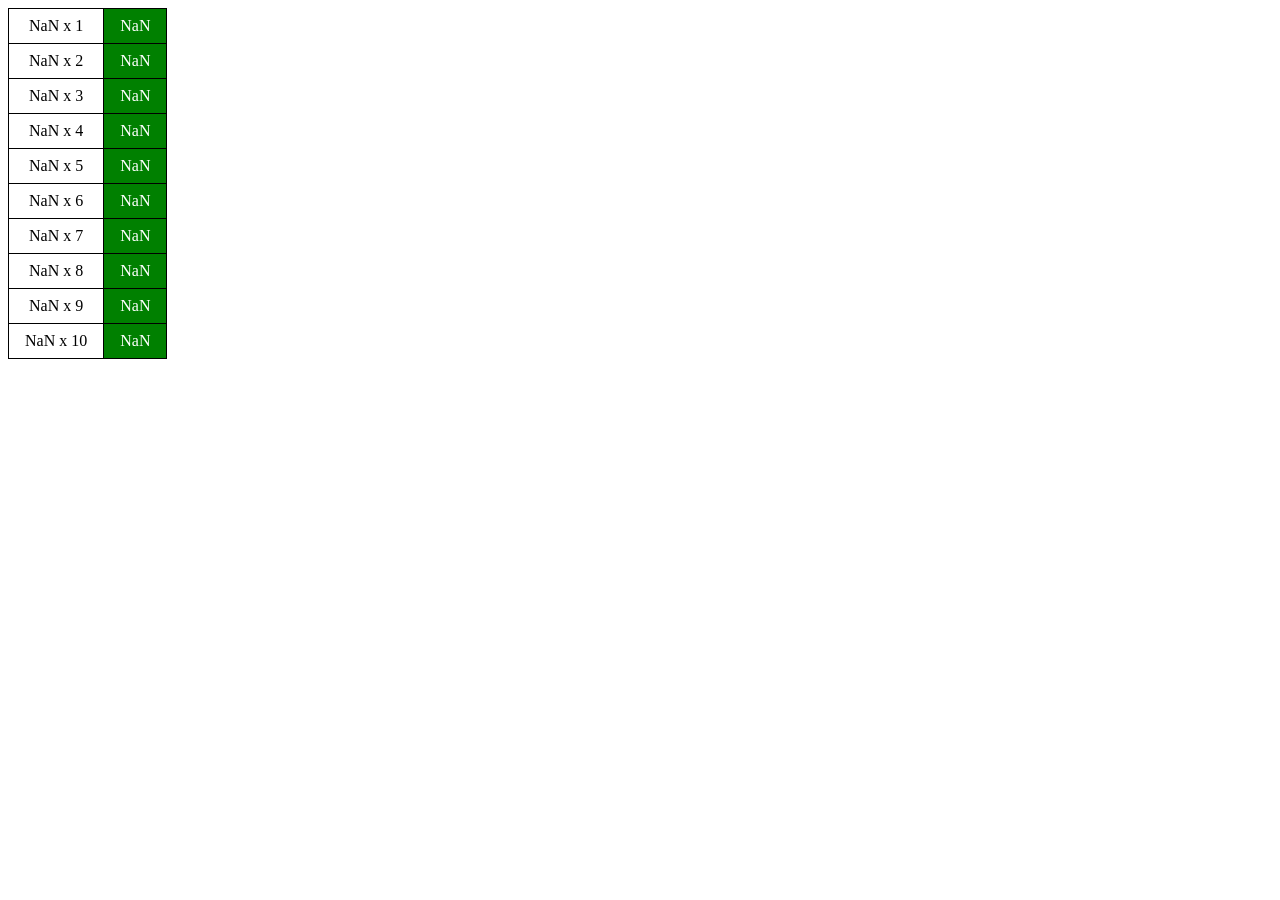
<file: VsCode/EntornoCliente/practicaExamen/index.html>
<!doctype html>
<html lang="es">
  <head>
    <meta charset="UTF-8" />
    <meta name="viewport" content="width=device-width, initial-scale=1.0" />
    <title>practicaExamen</title>
    <style>
      table, td, th {
        border: 1px solid black;
        border-collapse: collapse;
        padding: 8px 16px;
        text-align: center;
      }
    </style>
    <script src="Ejercicios.js"></script>
  </head>
  <body>
    <table id="tablaMultiplicar"></table>
    <script>
      generarTablaMultiplicar();
    </script>
  </body>
</html>
</file>
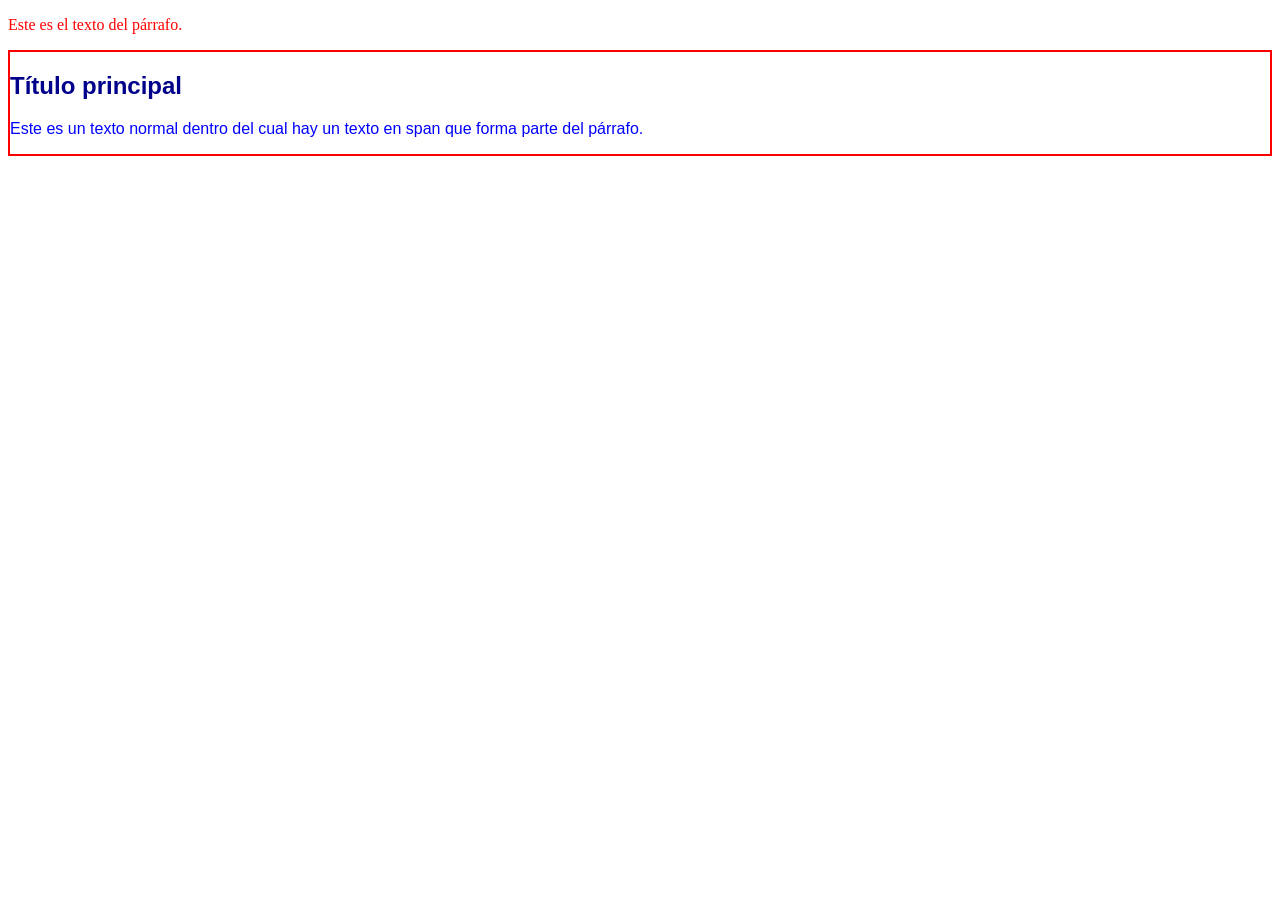
<file: VsCode/Diseño Interfaces/actividad_02_03.html>
<!DOCTYPE html>
<html lang="es">
<head>
   <link rel= "stylesheet" href="style.css">
    <meta charset="UTF-8">
    <meta name="viewport" content="width=device-width, initial-scale=1.0">
    <title>Actividad 02_03</title>
</head>
<body>
<p id="parrafo1" class="texto">Este es el texto del párrafo.</p> 
<!-- Color prioritario ROJO, ya que el selector mas prioritario es la id,
  ganando a la clase y a la etiqueta-->

  <div class="contenedor">
        <h2>Título principal</h2>
        <p>Este es un texto normal dentro del cual hay un <span>texto en span</span> que forma parte del párrafo.</p>
    </div>
</body>
</html>
</file>
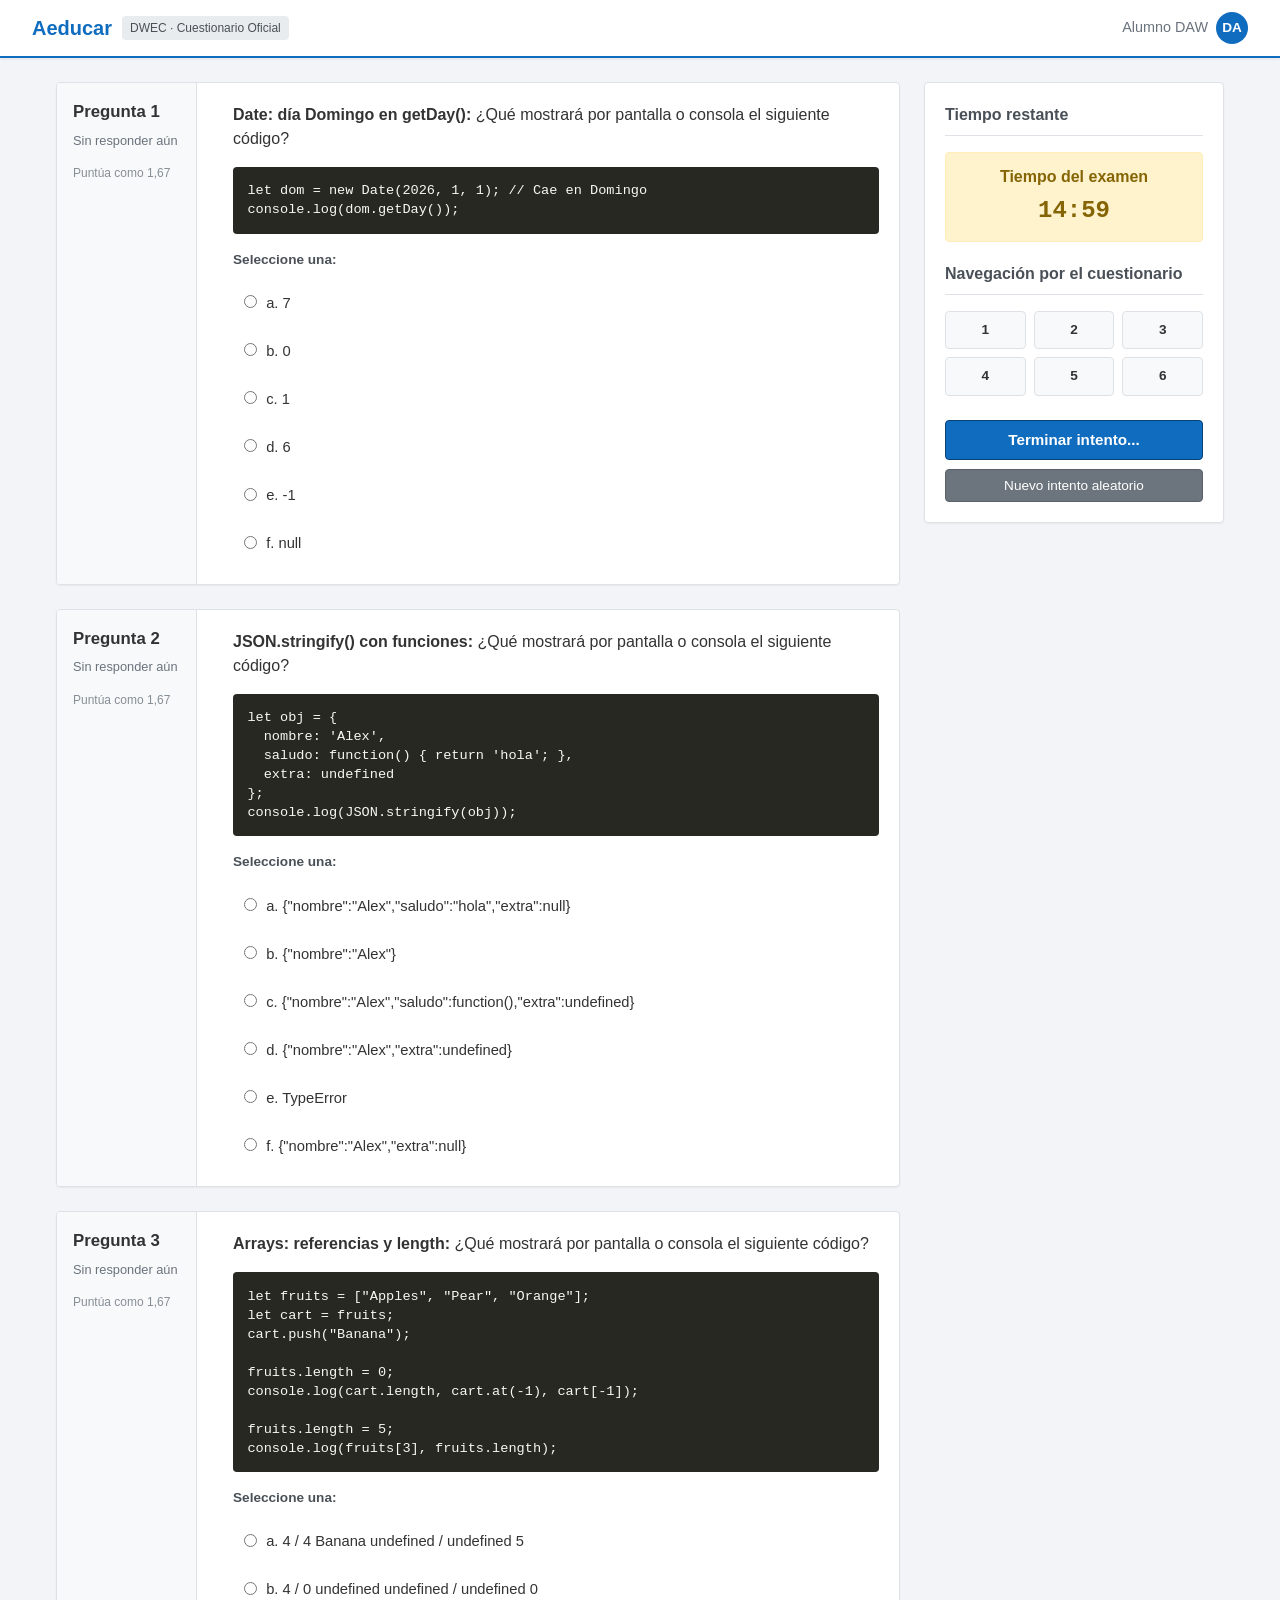
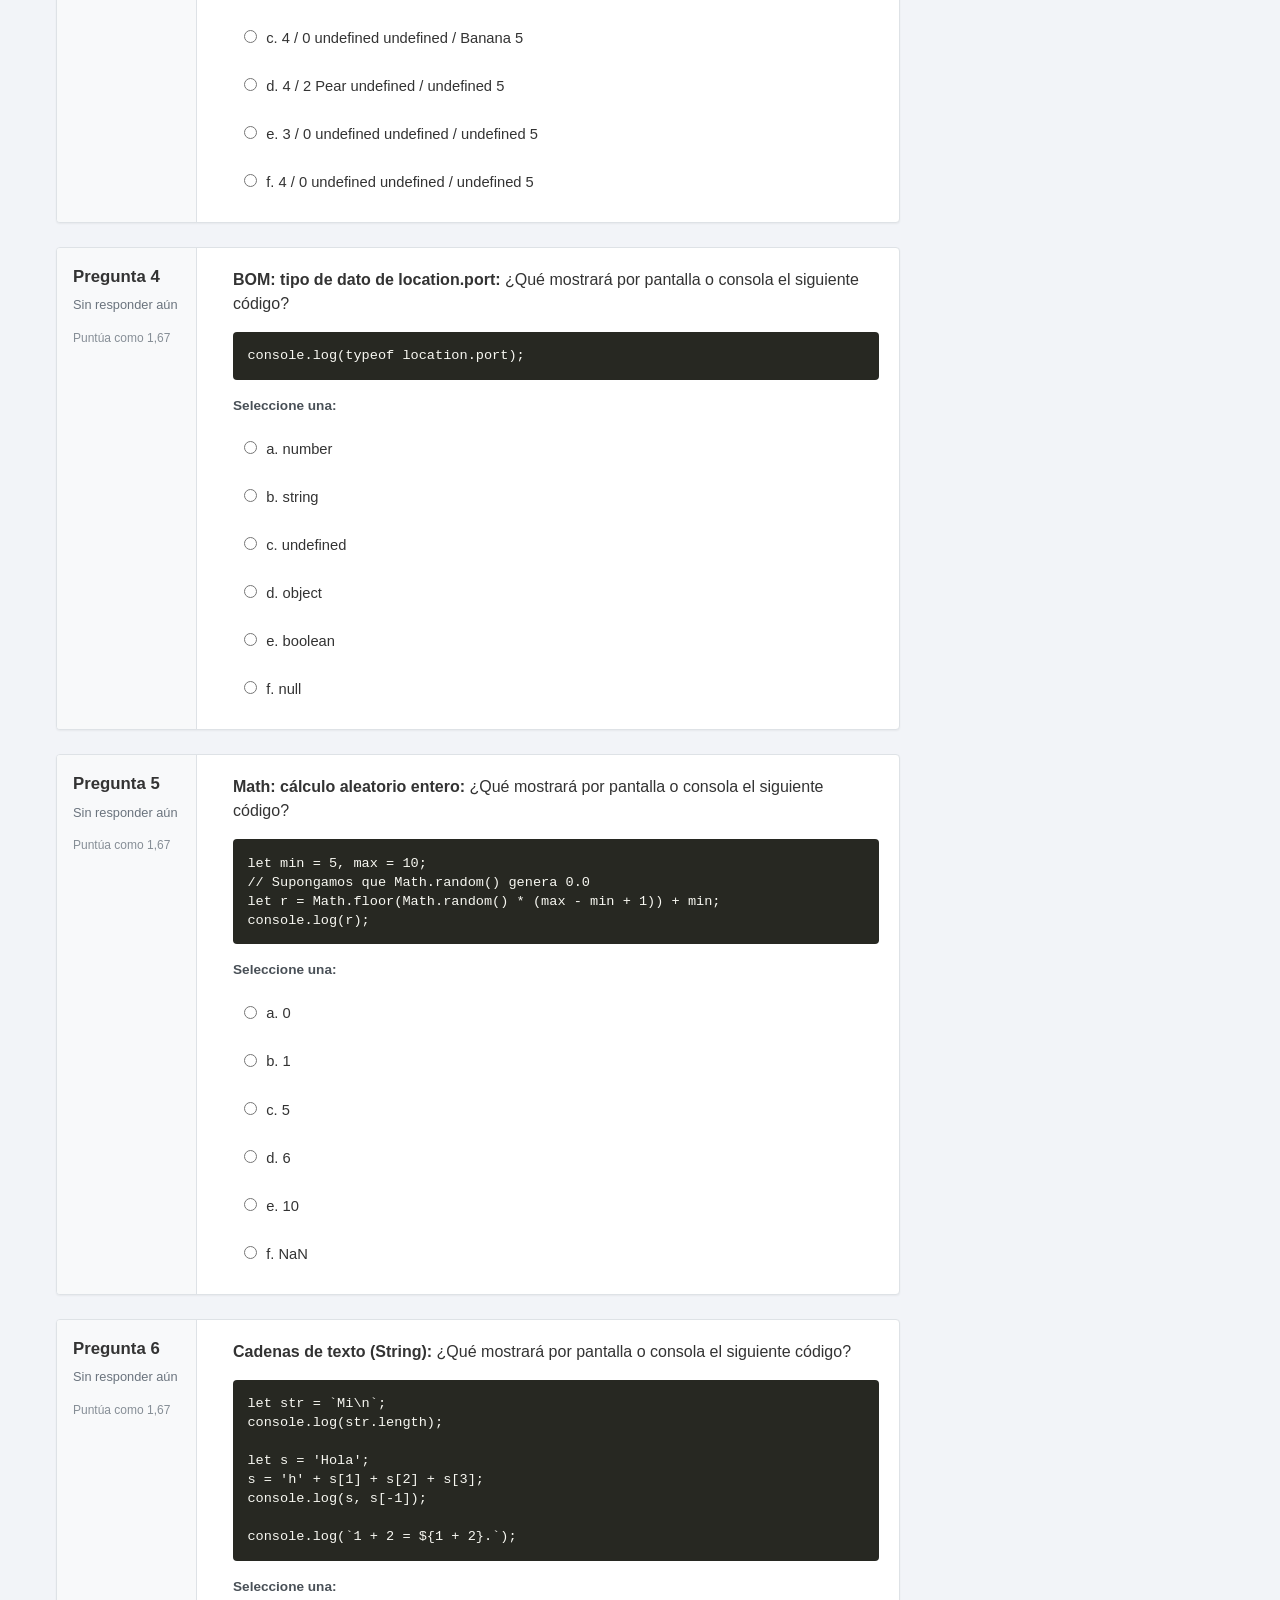
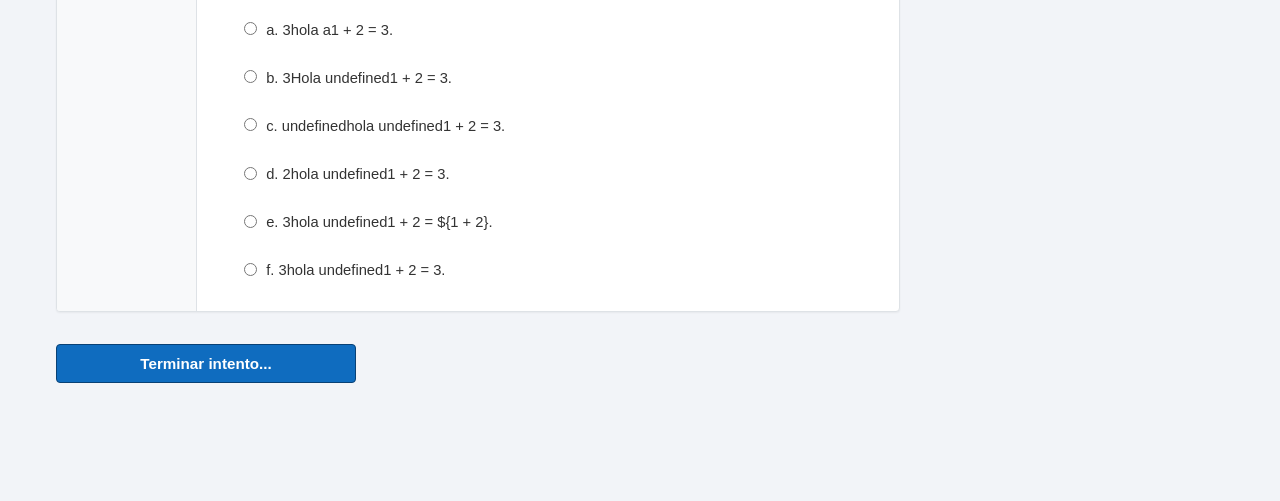
<file: VsCode/EntornoCliente/practicaExamen/test.html>
<!DOCTYPE html>
<html lang="es">
<head>
  <meta charset="UTF-8">
  <meta name="viewport" content="width=device-width, initial-scale=1.0">
  <title>Cuestionario: Examen DWEC Tema 3 - Aeducar</title>
  <style>
    :root {
      --moodle-blue: #0f6cbf;
      --moodle-dark-blue: #094175;
      --moodle-bg: #f2f4f8;
      --card-bg: #ffffff;
      --border-color: #dee2e6;
      --text-main: #333333;
      --text-muted: #6a737d;
      --q-info-bg: #e7f3fe;
      --q-info-border: #b8daff;
      --correct-bg: #d4edda;
      --correct-border: #c3e6cb;
      --correct-text: #155724;
      --error-bg: #f8d7da;
      --error-border: #f5c6cb;
      --error-text: #721c24;
    }
    * {
      box-sizing: border-box;
      margin: 0;
      padding: 0;
    }
    body {
      font-family: -apple-system, BlinkMacSystemFont, "Segoe UI", Roboto, "Helvetica Neue", Arial, sans-serif;
      background-color: var(--moodle-bg);
      color: var(--text-main);
      line-height: 1.5;
    }

    /* BARRA SUPERIOR AEDUCAR / MOODLE */
    .navbar-aeducar {
      background-color: #ffffff;
      border-bottom: 2px solid var(--moodle-blue);
      padding: 0.75rem 2rem;
      display: flex;
      justify-content: space-between;
      align-items: center;
      box-shadow: 0 1px 3px rgba(0,0,0,0.08);
    }
    .brand-title {
      display: flex;
      align-items: center;
      gap: 10px;
      font-size: 1.25rem;
      font-weight: 700;
      color: var(--moodle-blue);
    }
    .brand-badge {
      background: #e9ecef;
      color: #495057;
      font-size: 0.75rem;
      padding: 0.2rem 0.5rem;
      border-radius: 4px;
      font-weight: normal;
    }
    .user-pill {
      font-size: 0.9rem;
      color: var(--text-muted);
      display: flex;
      align-items: center;
      gap: 8px;
    }
    .avatar {
      width: 32px;
      height: 32px;
      border-radius: 50%;
      background: var(--moodle-blue);
      color: #fff;
      display: inline-flex;
      align-items: center;
      justify-content: center;
      font-weight: bold;
      font-size: 0.85rem;
    }

    /* CONTENEDOR PRINCIPAL CON SIDEBAR (LAYOUT MOODLE) */
    .page-layout {
      max-width: 1200px;
      margin: 1.5rem auto;
      padding: 0 1rem;
      display: grid;
      grid-template-columns: 1fr 300px;
      gap: 1.5rem;
    }

    @media (max-width: 900px) {
      .page-layout {
        grid-template-columns: 1fr;
      }
    }

    /* PREGUNTAS ESTILO MOODLE / AEDUCAR */
    .question-block {
      display: grid;
      grid-template-columns: 140px 1fr;
      gap: 1rem;
      background: var(--card-bg);
      border: 1px solid var(--border-color);
      border-radius: 4px;
      margin-bottom: 1.5rem;
      box-shadow: 0 1px 2px rgba(0,0,0,0.05);
      overflow: hidden;
    }

    @media (max-width: 600px) {
      .question-block {
        grid-template-columns: 1fr;
      }
    }

    /* PANEL LATERAL DE LA PREGUNTA (Info box Moodle) */
    .info-column {
      background: #f8f9fa;
      border-right: 1px solid var(--border-color);
      padding: 1rem;
      font-size: 0.85rem;
      color: var(--text-muted);
      display: flex;
      flex-direction: column;
      gap: 0.4rem;
    }
    .info-column .qno {
      font-size: 1.05rem;
      font-weight: 700;
      color: var(--text-main);
    }
    .info-column .state {
      font-size: 0.8rem;
    }

    /* CUERPO DE LA PREGUNTA */
    .content-column {
      padding: 1.25rem;
    }
    .qtext {
      font-size: 1rem;
      margin-bottom: 1rem;
      font-weight: 500;
    }
    pre.code-snippet {
      background: #272822;
      color: #f8f8f2;
      padding: 0.9rem;
      border-radius: 4px;
      font-family: "SFMono-Regular", Consolas, "Liberation Mono", Menlo, monospace;
      font-size: 0.85rem;
      overflow-x: auto;
      margin-bottom: 1rem;
      line-height: 1.4;
    }

    /* OPCIONES DE RESPUESTA ESTILO MOODLE */
    .answer-list {
      display: flex;
      flex-direction: column;
      gap: 0.5rem;
      margin-top: 0.8rem;
    }
    .answer-row {
      display: flex;
      align-items: flex-start;
      gap: 0.6rem;
      padding: 0.5rem 0.6rem;
      border-radius: 4px;
      font-size: 0.92rem;
      cursor: pointer;
      border: 1px solid transparent;
    }
    .answer-row:hover {
      background-color: #f1f3f5;
    }
    .answer-row input[type="radio"] {
      margin-top: 0.2rem;
      cursor: pointer;
    }

    /* SIDEBAR NAVEGACIÓN DEL CUESTIONARIO (AEDUCAR) */
    .sidebar-card {
      background: var(--card-bg);
      border: 1px solid var(--border-color);
      border-radius: 4px;
      padding: 1.25rem;
      box-shadow: 0 1px 2px rgba(0,0,0,0.05);
      position: sticky;
      top: 1rem;
    }
    .sidebar-title {
      font-size: 1rem;
      font-weight: 700;
      margin-bottom: 1rem;
      color: #495057;
      border-bottom: 1px solid var(--border-color);
      padding-bottom: 0.5rem;
    }

    /* CRONÓMETRO ESTILO MOODLE */
    .moodle-timer {
      background: #fff3cd;
      border: 1px solid #ffeeba;
      color: #856404;
      padding: 0.75rem;
      border-radius: 4px;
      text-align: center;
      margin-bottom: 1.25rem;
      font-weight: bold;
    }
    .timer-digits {
      font-size: 1.5rem;
      font-family: monospace;
      display: block;
      margin-top: 0.25rem;
    }
    .timer-alert {
      background: #f8d7da !important;
      border-color: #f5c6cb !important;
      color: #721c24 !important;
      animation: blinker 1s linear infinite;
    }
    @keyframes blinker {
      50% { opacity: 0.5; }
    }

    /* CUADRÍCULA DE NAVEGACIÓN 1..6 */
    .nav-grid {
      display: grid;
      grid-template-columns: repeat(3, 1fr);
      gap: 0.5rem;
      margin-bottom: 1.5rem;
    }
    .nav-cell {
      border: 1px solid var(--border-color);
      padding: 0.5rem;
      text-align: center;
      border-radius: 4px;
      font-size: 0.85rem;
      background: #f8f9fa;
      cursor: pointer;
      text-decoration: none;
      color: var(--text-main);
      font-weight: 600;
    }
    .nav-cell.answered {
      background: #6c757d;
      color: #fff;
      border-color: #6c757d;
    }
    .nav-cell.active {
      outline: 2px solid var(--moodle-blue);
    }

    /* BOTONES AEDUCAR */
    .btn-moodle-primary {
      display: block;
      width: 100%;
      background-color: var(--moodle-blue);
      color: #ffffff;
      border: 1px solid var(--moodle-dark-blue);
      padding: 0.65rem 1rem;
      font-size: 0.95rem;
      font-weight: 600;
      border-radius: 4px;
      cursor: pointer;
      text-align: center;
      transition: background-color 0.15s;
    }
    .btn-moodle-primary:hover {
      background-color: var(--moodle-dark-blue);
    }
    .btn-moodle-secondary {
      display: block;
      width: 100%;
      background-color: #6c757d;
      color: #ffffff;
      border: 1px solid #5a6268;
      padding: 0.5rem 1rem;
      font-size: 0.85rem;
      font-weight: 500;
      border-radius: 4px;
      cursor: pointer;
      text-align: center;
      margin-top: 0.6rem;
    }
    .btn-moodle-secondary:hover {
      background-color: #5a6268;
    }

    /* FEEDBACK Y REVISIÓN MOODLE */
    .feedback-panel {
      margin-top: 1rem;
      padding: 0.75rem 1rem;
      border-radius: 4px;
      font-size: 0.9rem;
    }
    .feedback-panel.correct {
      background-color: var(--correct-bg);
      border: 1px solid var(--correct-border);
      color: var(--correct-text);
    }
    .feedback-panel.incorrect {
      background-color: var(--error-bg);
      border: 1px solid var(--error-border);
      color: var(--error-text);
    }

    .grade-summary {
      background: #ffffff;
      border: 1px solid var(--border-color);
      border-radius: 4px;
      padding: 1.5rem;
      margin-bottom: 1.5rem;
      text-align: center;
      display: none;
    }
    .grade-title {
      font-size: 1.25rem;
      font-weight: bold;
      color: var(--moodle-blue);
    }
    .grade-score {
      font-size: 2.2rem;
      font-weight: 800;
      margin: 0.5rem 0;
      color: #212529;
    }
  </style>
</head>
<body>

  <!-- HEADER AEDUCAR -->
  <nav class="navbar-aeducar">
    <div class="brand-title">
      <span>Aeducar</span>
      <span class="brand-badge">DWEC · Cuestionario Oficial</span>
    </div>
    <div class="user-pill">
      <span>Alumno DAW</span>
      <div class="avatar">DA</div>
    </div>
  </nav>

  <!-- CONTENIDO ESTILO CUESTIONARIO MOODLE -->
  <div class="page-layout">
    
    <!-- COLUMNA PRINCIPAL DE PREGUNTAS -->
    <main>
      <div id="grade-summary" class="grade-summary">
        <div class="grade-title">Resumen de tu intento</div>
        <div id="grade-score" class="grade-score">0,00 / 10,00</div>
        <p id="grade-feedback" style="font-weight: 500;"></p>
      </div>

      <div id="quiz-questions"></div>

      <div style="margin: 2rem 0 4rem;">
        <button id="btn-submit" class="btn-moodle-primary" style="max-width: 300px;" onclick="corregirTest()">Terminar intento...</button>
      </div>
    </main>

    <!-- SIDEBAR: CRONÓMETRO + NAVEGACIÓN POR EL CUESTIONARIO -->
    <aside>
      <div class="sidebar-card">
        <div class="sidebar-title">Tiempo restante</div>
        <div id="timer-box" class="moodle-timer">
          <span>Tiempo del examen</span>
          <span id="countdown" class="timer-digits">15:00</span>
        </div>

        <div class="sidebar-title">Navegación por el cuestionario</div>
        <div class="nav-grid" id="nav-grid">
          <!-- Celdas 1..6 generadas por JS -->
        </div>

        <button class="btn-moodle-primary" onclick="corregirTest()">Terminar intento...</button>
        <button class="btn-moodle-secondary" onclick="iniciarNuevoTest()">Nuevo intento aleatorio</button>
      </div>
    </aside>

  </div>

  <script>
    // BANCO EXTENSO DE 31 PREGUNTAS (Originales del alumno + tipo test compañeros + ampliaciones)
    const bancoPreguntas = [
      {
        origen: "test_resuelto_cliente.txt",
        titulo: "Cadenas de texto (String)",
        codigo: `let str = \`Mi\\n\`;\nconsole.log(str.length);\n\nlet s = 'Hola';\ns = 'h' + s[1] + s[2] + s[3];\nconsole.log(s, s[-1]);\n\nconsole.log(\`1 + 2 = \${1 + 2}.\`);`,
        opciones: [
          "a. 3hola a1 + 2 = 3.",
          "b. 3Hola undefined1 + 2 = 3.",
          "c. undefinedhola undefined1 + 2 = 3.",
          "d. 2hola undefined1 + 2 = 3.",
          "e. 3hola undefined1 + 2 = ${1 + 2}.",
          "f. 3hola undefined1 + 2 = 3."
        ],
        correcta: 5,
        explicacion: "'\\n' cuenta como un único carácter (longitud 3). Los índices negativos en string (s[-1]) devuelven undefined. ${1 + 2} evalúa la expresión dentro de la plantilla literal."
      },
      {
        origen: "test_resuelto_cliente.txt",
        titulo: "Arrays: sort() y map()",
        codigo: `let a = [1, 2, 15];\n\na.sort();\nalert(a);\n\na.sort((x, y) => y - x);\nalert(a);\n\nalert(["Bilbo", "Gandalf", "Nazgul"].map(item => item.length));`,
        opciones: [
          "a. Alert 1: 1,2,15 / Alert 2: 15,2,1 / Alert 3: 5,7,6",
          "b. Alert 1: 1,15,2 / Alert 2: 15,2,1 / Alert 3: 5,6,7",
          "c. Alert 1: 1,15,2 / Alert 2: 15,2,1 / Alert 3: Bilbo,Gandalf,Nazgul",
          "d. Alert 1: 1,15,2 / Alert 2: 1,2,15 / Alert 3: 5,7,6",
          "e. Alert 1: 1,15,2 / Alert 2: 15,2,1 / Alert 3: 5,7,6",
          "f. Alert 1: 1,15,2 / Alert 2: 1,15,2 / Alert 3: 5,7,6"
        ],
        correcta: 4,
        explicacion: "sort() sin parámetros compara como cadenas de texto ('15' antes que '2'). (x,y)=>y-x ordena de mayor a menor. map devuelve las longitudes en el orden original (5, 7, 6)."
      },
      {
        origen: "test_resuelto_cliente.txt",
        titulo: "Métodos Math y conversión de tipos",
        codigo: `let n = -1.6;\nconsole.log(Math.floor(n), Math.ceil(n), Math.round(n), Math.trunc(n));\n\nlet price = 12.34;\nconsole.log(price.toFixed(5), typeof price.toFixed(5), typeof +price.toFixed(5));`,
        opciones: [
          "a. -2 -1 -2 -1 / 12.34000 string number",
          "b. -1 -2 -2 -1 / 12.34000 string number",
          "c. -2 -1 -2 -1 / 12.34000 number number",
          "d. -2 -1 -1 -1 / 12.34000 string number",
          "e. -2 -1 -2 -1 / 12.34 string number",
          "f. -2 -1 -2 -1 / 12.34000 string string"
        ],
        correcta: 0,
        explicacion: "Math.floor(-1.6) es -2. Math.ceil(-1.6) redondea hacia arriba (-1). toFixed(5) devuelve un string, y el '+' unario lo convierte de nuevo a number."
      },
      {
        origen: "test_resuelto_cliente.txt",
        titulo: "Arrays: referencias y length",
        codigo: `let fruits = [\"Apples\", \"Pear\", \"Orange\"];\nlet cart = fruits;\ncart.push(\"Banana\");\n\nfruits.length = 0;\nconsole.log(cart.length, cart.at(-1), cart[-1]);\n\nfruits.length = 5;\nconsole.log(fruits[3], fruits.length);`,
        opciones: [
          "a. 4 / 4 Banana undefined / undefined 5",
          "b. 4 / 0 undefined undefined / undefined 0",
          "c. 4 / 0 undefined undefined / Banana 5",
          "d. 4 / 2 Pear undefined / undefined 5",
          "e. 3 / 0 undefined undefined / undefined 5",
          "f. 4 / 0 undefined undefined / undefined 5"
        ],
        correcta: 5,
        explicacion: "cart y fruits apuntan al mismo array. length = 0 vacía todo el array. Al poner length = 5 las posiciones intermedias quedan vacías (undefined)."
      },
      {
        origen: "test_resuelto_cliente.txt",
        titulo: "Estructuras Map",
        codigo: `const mapa = new Map();\nmapa.set(\"nombre\", \"Ana\");\nmapa.set(\"edad\", 25);\nmapa.set(\"nombre\", \"Luis\");\n\nconsole.log(mapa.size);\nconsole.log(mapa.get(\"nombre\"));\nconsole.log(mapa.get(\"pais\"));`,
        opciones: [
          "a. 2 / Luis / Error: la clave no existe",
          "b. 3 / Ana / undefined",
          "c. 2 / Ana / undefined",
          "d. 2 / Luis / undefined",
          "e. 3 / Luis / undefined",
          "f. 2 / Luis / null"
        ],
        correcta: 3,
        explicacion: "Repetir una clave con set() actualiza el valor ('Luis') sin aumentar size (es 2). get() devuelve undefined si la clave no existe."
      },
      {
        origen: "test_resuelto_cliente.txt",
        titulo: "Números y sistemas numéricos",
        codigo: `console.log(0b101, 1_000);\nconsole.log((255).toString(16));\nconsole.log(parseInt('2n9c', 36), parseInt('0xff', 16));`,
        opciones: [
          "a. 101 1_000 / ff / 123456 255",
          "b. 5 1000 / ff / 123456 255",
          "c. 5 1000 / ff / 2 255",
          "d. 5 1000 / ff / 123456 undefined",
          "e. 5 1000 / ff / 123456 NaN",
          "f. 5 1000 / 11111111 / 123456"
        ],
        correcta: 1,
        explicacion: "0b101 es binario (5). (255).toString(16) es 'ff'. parseInt('2n9c', 36) interpreta base 36 (123456) y '0xff' en base 16 es 255."
      },
      {
        origen: "tipo_test_javascript_tema_3.md",
        titulo: "Bucle for...in en Arrays",
        codigo: `const numeros = [10, 20, 30];\nnumeros.extra = \"x\";\n\nfor (const i in numeros) {\n  console.log(i);\n}`,
        opciones: [
          "a. 10, 20, 30",
          "b. 0, 1, 2",
          "c. 0, 1, 2, extra",
          "d. 10, 20, 30, x",
          "e. Error",
          "f. undefined, undefined, undefined"
        ],
        correcta: 2,
        explicacion: "for...in recorre las claves/índices enumerables, incluidas las propiedades añadidas al array ('extra')."
      },
      {
        origen: "tipo_test_javascript_tema_3.md",
        titulo: "Number.MAX_SAFE_INTEGER",
        codigo: `let a = Number.MAX_SAFE_INTEGER + 1;\nlet b = Number.MAX_SAFE_INTEGER + 2;\n\nconsole.log(a === b);`,
        opciones: [
          "a. false",
          "b. NaN",
          "c. Error",
          "d. true",
          "e. undefined",
          "f. null"
        ],
        correcta: 3,
        explicacion: "Por encima de MAX_SAFE_INTEGER se pierde precisión y ambos valores acaban siendo 9007199254740992."
      },
      {
        origen: "tipo_test_javascript_tema_3.md",
        titulo: "Objeto Boolean con new",
        codigo: `let f = new Boolean(false);\n\nif (f) {\n  console.log(\"A\");\n} else {\n  console.log(\"B\");\n}`,
        opciones: [
          "a. false",
          "b. B",
          "c. Error",
          "d. No se muestra nada",
          "e. A",
          "f. undefined"
        ],
        correcta: 4,
        explicacion: "Un objeto Boolean creado con new es un objeto, y todo objeto es truthy en una condición."
      },
      {
        origen: "tipo_test_javascript_tema_3.md",
        titulo: "Comportamiento return en forEach",
        codigo: `[10, 20, 30].forEach(v => {\n  if (v === 20) return;\n  console.log(v);\n});`,
        opciones: [
          "a. 10",
          "b. 10, 30",
          "c. 10, 20",
          "d. 10, 20, 30",
          "e. Error",
          "f. 20"
        ],
        correcta: 1,
        explicacion: "En forEach, return solo sale de la iteración actual (como un continue); no detiene el bucle."
      },
      {
        origen: "tipo_test_javascript_tema_3.md",
        titulo: "Bucle for...of sobre objeto literal",
        codigo: `const persona = { nombre: \"Ana\", edad: 25 };\n\nfor (const valor of persona) {\n  console.log(valor);\n}`,
        opciones: [
          "a. TypeError: persona is not iterable",
          "b. Ana, 25",
          "c. nombre, edad",
          "d. undefined, undefined",
          "e. No muestra nada",
          "f. [nombre, 'Ana'], [edad, 25]"
        ],
        correcta: 0,
        explicacion: "for...of solo funciona con iterables (arrays, strings, Map, Set). Los objetos normales no lo son."
      },
      {
        origen: "Ampliación Tema 3",
        titulo: "Date: cambio de año automático",
        codigo: `let f = new Date(2025, 11, 31);\nf.setDate(f.getDate() + 1);\nconsole.log(f.getFullYear(), f.getMonth(), f.getDate());`,
        opciones: [
          "a. 2025 11 32",
          "b. 2026 0 1",
          "c. 2026 1 1",
          "d. NaN NaN NaN",
          "e. 2025 12 1",
          "f. 2026 12 1"
        ],
        correcta: 1,
        explicacion: "Al sumar 1 día a 31 de Diciembre (mes 11), Date ajusta automáticamente a 1 de Enero (mes 0) de 2026."
      },
      {
        origen: "Ampliación Tema 3",
        titulo: "Set: referencias vs primitivos",
        codigo: `let s = new Set();\ns.add([1]);\ns.add([1]);\ns.add(1);\ns.add(1);\nconsole.log(s.size);`,
        opciones: [
          "a. 2",
          "b. 1",
          "c. 3",
          "d. 4",
          "e. TypeError",
          "f. 0"
        ],
        correcta: 2,
        explicacion: "Los arrays son referencias distintas en memoria y se guardan ambos. El número 1 primitivo no se duplica. Total: 3."
      },
      {
        origen: "Ampliación Tema 3",
        titulo: "Web Storage: coerción a string",
        codigo: `sessionStorage.setItem('temp', 100);\nlet v = sessionStorage.getItem('temp');\nconsole.log(typeof v, v === 100, v === '100');`,
        opciones: [
          "a. number true false",
          "b. string false true",
          "c. string true false",
          "d. object false false",
          "e. undefined false false",
          "f. string true true"
        ],
        correcta: 1,
        explicacion: "Web Storage siempre guarda strings. typeof es 'string', por lo que v === 100 es false y v === '100' es true."
      },
      {
        origen: "Ampliación Tema 3",
        titulo: "String: slice vs substring",
        codigo: `let str = 'Murcielago';\nconsole.log(str.slice(4, 1));\nconsole.log(str.substring(4, 1));`,
        opciones: [
          "a. urc / urc",
          "b. '' / urc",
          "c. urc / ''",
          "d. undefined / urc",
          "e. '' / ''",
          "f. Error"
        ],
        correcta: 1,
        explicacion: "slice(4, 1) devuelve string vacío ''. substring(4, 1) intercambia los argumentos a (1, 4) y devuelve 'urc'."
      },
      {
        origen: "Ampliación Tema 3",
        titulo: "Array: método splice() mutador",
        codigo: `let letras = ['a', 'b', 'c', 'd'];\nlet cortadas = letras.splice(1, 2, 'z');\nconsole.log(letras.join(''), cortadas.join(''));`,
        opciones: [
          "a. azd bc",
          "b. abcd z",
          "c. azcd b",
          "d. ad bc",
          "e. azd b",
          "f. bc azd"
        ],
        correcta: 0,
        explicacion: "splice(1, 2, 'z') modifica el array original dejando ['a', 'z', 'd'] y devuelve lo extraído ['b', 'c']."
      },
      {
        origen: "Ampliación Tema 3",
        titulo: "JSON.stringify() con funciones",
        codigo: `let obj = {\n  nombre: 'Alex',\n  saludo: function() { return 'hola'; },\n  extra: undefined\n};\nconsole.log(JSON.stringify(obj));`,
        opciones: [
          "a. {\"nombre\":\"Alex\",\"saludo\":\"hola\",\"extra\":null}",
          "b. {\"nombre\":\"Alex\"}",
          "c. {\"nombre\":\"Alex\",\"saludo\":function(),\"extra\":undefined}",
          "d. {\"nombre\":\"Alex\",\"extra\":undefined}",
          "e. TypeError",
          "f. {\"nombre\":\"Alex\",\"extra\":null}"
        ],
        correcta: 1,
        explicacion: "JSON.stringify() ignora y descarta automáticamente las propiedades con funciones y con valor undefined."
      },
      {
        origen: "Ampliación Tema 3",
        titulo: "Math: cálculo aleatorio entero",
        codigo: `let min = 5, max = 10;\n// Supongamos que Math.random() genera 0.0\nlet r = Math.floor(Math.random() * (max - min + 1)) + min;\nconsole.log(r);`,
        opciones: [
          "a. 0",
          "b. 1",
          "c. 5",
          "d. 6",
          "e. 10",
          "f. NaN"
        ],
        correcta: 2,
        explicacion: "Math.floor(0 * 6) + 5 = 0 + 5 = 5 (el valor mínimo del rango)."
      },
      {
        origen: "Ampliación Tema 3",
        titulo: "BigInt y Number incompatibles",
        codigo: `let nBig = 10n;\nlet nNum = 5;\ntry {\n  console.log(nBig + nNum);\n} catch (e) {\n  console.log(e.name);\n}`,
        opciones: [
          "a. 15n",
          "b. 15",
          "c. TypeError",
          "d. RangeError",
          "e. SyntaxError",
          "f. '105'"
        ],
        correcta: 2,
        explicacion: "JavaScript no permite mezclar tipos BigInt y Number con operadores matemáticos; lanza TypeError."
      },
      {
        origen: "Ampliación Tema 3",
        titulo: "BOM: screen.availHeight",
        codigo: `console.log(screen.availHeight <= screen.height);`,
        opciones: [
          "a. true",
          "b. false",
          "c. undefined",
          "d. TypeError",
          "e. NaN",
          "f. null"
        ],
        correcta: 0,
        explicacion: "screen.availHeight descuenta la barra de tareas o dock del sistema, por lo que siempre es menor o igual a screen.height (true)."
      },
      {
        origen: "Ampliación Tema 3",
        titulo: "DOM: insertRow(-1)",
        codigo: `let t = document.createElement('table');\nlet f1 = t.insertRow(0);\nf1.id = 'F1';\nlet f2 = t.insertRow(-1);\nf2.id = 'F2';\nconsole.log(t.rows[0].id, t.rows[1].id);`,
        opciones: [
          "a. F2 F1",
          "b. F1 F2",
          "c. F1 undefined",
          "d. IndexSizeError",
          "e. F2 undefined",
          "f. null null"
        ],
        correcta: 1,
        explicacion: "insertRow(0) inserta al principio y insertRow(-1) inserta al final. Por tanto rows[0] es 'F1' y rows[1] es 'F2'."
      },
      {
        origen: "Ampliación Tema 3",
        titulo: "Date: día Domingo en getDay()",
        codigo: `let dom = new Date(2026, 1, 1); // Cae en Domingo\nconsole.log(dom.getDay());`,
        opciones: [
          "a. 7",
          "b. 0",
          "c. 1",
          "d. 6",
          "e. -1",
          "f. null"
        ],
        correcta: 1,
        explicacion: "getDay() devuelve valores de 0 a 6, donde 0 es Domingo."
      },
      {
        origen: "Ampliación Tema 3",
        titulo: "String: método trim()",
        codigo: `let cad = \" \\n  Hola DAW \\t \";\nconsole.log(cad.trim().length, cad.trim().split(' ').length);`,
        opciones: [
          "a. 8 2",
          "b. 8 3",
          "c. 10 2",
          "d. 7 2",
          "e. 8 1",
          "f. 9 2"
        ],
        correcta: 0,
        explicacion: "trim() retira espacios y caracteres de escape exteriores, dejando 'Hola DAW' (8 caracteres y 2 palabras)."
      },
      {
        origen: "Ampliación Tema 3",
        titulo: "Map: objetos como claves",
        codigo: `let m = new Map();\nlet k1 = {};\nlet k2 = {};\nm.set(k1, 'Valor1');\nm.set(k2, 'Valor2');\nconsole.log(m.get(k1), m.size);`,
        opciones: [
          "a. Valor2 1",
          "b. Valor1 2",
          "c. Valor1 1",
          "d. undefined 2",
          "e. TypeError",
          "f. Valor2 2"
        ],
        correcta: 1,
        explicacion: "Los objetos literales {} son referencias distintas; se tratan como claves separadas (size = 2) y k1 devuelve 'Valor1'."
      },
      {
        origen: "Ampliación Tema 3",
        titulo: "Array: filter() inmutable",
        codigo: `let nums = [1, 5, 10, 15];\nlet res = nums.filter(x => x > 7);\nconsole.log(nums.length, res.length);`,
        opciones: [
          "a. 2 2",
          "b. 4 2",
          "c. 4 4",
          "d. 2 4",
          "e. 4 0",
          "f. 0 2"
        ],
        correcta: 1,
        explicacion: "filter() no modifica el array original nums (longitud 4) y crea un nuevo array res con 2 elementos."
      },
      {
        origen: "Ampliación Tema 3",
        titulo: "Number.isNaN vs isNaN",
        codigo: `console.log(isNaN(\"Hola\"), Number.isNaN(\"Hola\"));`,
        opciones: [
          "a. true true",
          "b. false false",
          "c. true false",
          "d. false true",
          "e. TypeError false",
          "f. true undefined"
        ],
        correcta: 2,
        explicacion: "isNaN('Hola') convierte a Number dando NaN (true). Number.isNaN('Hola') es estricto y comprueba que sea de tipo number (false)."
      },
      {
        origen: "Ampliación Tema 3",
        titulo: "Array: includes() con NaN",
        codigo: `let arr = [1, NaN, 2];\nconsole.log(arr.indexOf(NaN), arr.includes(NaN));`,
        opciones: [
          "a. 1 true",
          "b. -1 false",
          "c. -1 true",
          "d. 1 false",
          "e. undefined true",
          "f. -1 -1"
        ],
        correcta: 2,
        explicacion: "indexOf busca con === (NaN === NaN da false, devuelve -1). includes() sí identifica el valor NaN (devuelve true)."
      },
      {
        origen: "Ampliación Tema 3",
        titulo: "Web Storage: getItem de clave inexistente",
        codigo: `localStorage.removeItem(\"inexistente\");\nconsole.log(localStorage.getItem(\"inexistente\"));`,
        opciones: [
          "a. undefined",
          "b. null",
          "c. Error",
          "d. ''",
          "e. false",
          "f. 0"
        ],
        correcta: 1,
        explicacion: "Pedir una clave que no existe en localStorage siempre devuelve null."
      },
      {
        origen: "Ampliación Tema 3",
        titulo: "BOM: tipo de dato de location.port",
        codigo: `console.log(typeof location.port);`,
        opciones: [
          "a. number",
          "b. string",
          "c. undefined",
          "d. object",
          "e. boolean",
          "f. null"
        ],
        correcta: 1,
        explicacion: "Todas las propiedades del objeto location que representan texto o números (como port) son de tipo string."
      },
      {
        origen: "Ampliación Tema 3",
        titulo: "Date: comparación con operadores relacionales",
        codigo: `let d1 = new Date(2026, 0, 1);\nlet d2 = new Date(2026, 0, 1);\nconsole.log(d1 == d2, d1 >= d2);`,
        opciones: [
          "a. true true",
          "b. false false",
          "c. false true",
          "d. true false",
          "e. TypeError true",
          "f. false undefined"
        ],
        correcta: 2,
        explicacion: "d1 == d2 compara referencias de objetos distintas (false). d1 >= d2 convierte internamente las fechas a milisegundos numéricos (true)."
      },
      {
        origen: "Ampliación Tema 3",
        titulo: "String: replaceAll y mayúsculas",
        codigo: `let t = \"Gato gato GATO\";\nconsole.log(t.replaceAll('gato', 'perro'));`,
        opciones: [
          "a. perro perro perro",
          "b. Gato perro GATO",
          "c. Gato perro perro",
          "d. perro gato GATO",
          "e. SyntaxError",
          "f. Gato gato GATO"
        ],
        correcta: 1,
        explicacion: "replaceAll con texto plano es sensible a mayúsculas/minúsculas. Solo reemplaza la palabra exacta 'gato' en minúsculas."
      }
    ];

    let preguntasActuales = [];
    let tiempoRestante = 15 * 60;
    let temporizadorInterval = null;
    let testFinalizado = false;

    function obtenerPreguntasAleatorias(cantidad = 6) {
      const copia = [...bancoPreguntas];
      for (let i = copia.length - 1; i > 0; i--) {
        const j = Math.floor(Math.random() * (i + 1));
        [copia[i], copia[j]] = [copia[j], copia[i]];
      }
      return copia.slice(0, cantidad);
    }

    function iniciarTemporizador() {
      if (temporizadorInterval) clearInterval(temporizadorInterval);
      tiempoRestante = 15 * 60;
      testFinalizado = false;
      actualizarRelojVisual();

      temporizadorInterval = setInterval(() => {
        if (tiempoRestante > 0) {
          tiempoRestante--;
          actualizarRelojVisual();
        } else {
          clearInterval(temporizadorInterval);
          alert("Tiempo agotado. El cuestionario se enviará y corregirá automáticamente.");
          corregirTest();
        }
      }, 1000);
    }

    function actualizarRelojVisual() {
      const min = Math.floor(tiempoRestante / 60);
      const seg = tiempoRestante % 60;
      const clockEl = document.getElementById("countdown");
      const boxEl = document.getElementById("timer-box");
      clockEl.innerText = `${min.toString().padStart(2, "0")}:${seg.toString().padStart(2, "0")}`;

      if (tiempoRestante <= 120) {
        boxEl.classList.add("timer-alert");
      } else {
        boxEl.classList.remove("timer-alert");
      }
    }

    function renderizarTest() {
      const quizContainer = document.getElementById("quiz-questions");
      const navGrid = document.getElementById("nav-grid");
      quizContainer.innerHTML = "";
      navGrid.innerHTML = "";
      document.getElementById("grade-summary").style.display = "none";
      window.scrollTo({ top: 0, behavior: 'smooth' });

      preguntasActuales.forEach((p, index) => {
        // Celdas de la barra lateral Moodle
        const navCell = document.createElement("a");
        navCell.href = `#q-${index}`;
        navCell.className = "nav-cell";
        navCell.id = `nav-cell-${index}`;
        navCell.innerText = index + 1;
        navGrid.appendChild(navCell);

        // Bloque de pregunta Moodle
        const qBlock = document.createElement("div");
        qBlock.className = "question-block";
        qBlock.id = `q-${index}`;

        let opcionesHTML = "";
        p.opciones.forEach((opt, optIndex) => {
          opcionesHTML += `
            <label class="answer-row">
              <input type="radio" name="pregunta_${index}" value="${optIndex}" onchange="marcarRespondida(${index})">
              <span>${opt}</span>
            </label>
          `;
        });

        qBlock.innerHTML = `
          <div class="info-column">
            <span class="qno">Pregunta ${index + 1}</span>
            <span class="state" id="state-${index}">Sin responder aún</span>
            <span style="font-size:0.75rem; color:#868e96; margin-top:0.5rem;">Puntúa como 1,67</span>
          </div>
          <div class="content-column">
            <div class="qtext">
              <strong>${p.titulo}:</strong> ¿Qué mostrará por pantalla o consola el siguiente código?
            </div>
            <pre class="code-snippet"><code>${p.codigo}</code></pre>
            <div style="font-size:0.85rem; color:#495057; margin-bottom:0.4rem; font-weight:600;">Seleccione una:</div>
            <div class="answer-list">
              ${opcionesHTML}
            </div>
            <div id="feedback-${index}"></div>
          </div>
        `;
        quizContainer.appendChild(qBlock);
      });
    }

    function marcarRespondida(index) {
      const stateEl = document.getElementById(`state-${index}`);
      const navCell = document.getElementById(`nav-cell-${index}`);
      if (stateEl) stateEl.innerText = "Respuesta guardada";
      if (navCell) navCell.classList.add("answered");
    }

    function corregirTest() {
      if (testFinalizado) return;
      testFinalizado = true;
      clearInterval(temporizadorInterval);

      let aciertos = 0;

      preguntasActuales.forEach((p, index) => {
        const seleccion = document.querySelector(`input[name="pregunta_${index}"]:checked`);
        const userChoice = seleccion ? parseInt(seleccion.value) : -1;
        const esCorrecta = userChoice === p.correcta;

        if (esCorrecta) aciertos++;

        const fbContainer = document.getElementById(`feedback-${index}`);
        const stateEl = document.getElementById(`state-${index}`);
        const navCell = document.getElementById(`nav-cell-${index}`);

        const letraUsuario = userChoice >= 0 ? ["a","b","c","d","e","f"][userChoice] : "ninguna";
        const letraCorrecta = ["a","b","c","d","e","f"][p.correcta];

        if (stateEl) {
          stateEl.innerHTML = esCorrecta 
            ? `<strong style="color:var(--correct-text)">Correcta</strong>` 
            : `<strong style="color:var(--error-text)">Incorrecta</strong>`;
        }

        if (fbContainer) {
          fbContainer.innerHTML = `
            <div class="feedback-panel ${esCorrecta ? 'correct' : 'incorrect'}">
              <p><strong>${esCorrecta ? '✔ Correcta' : '✖ Incorrecta'}.</strong> La respuesta correcta es la <strong>${letraCorrecta}</strong>.</p>
              <p style="margin-top:0.4rem; font-size:0.85rem;"><strong>Retroalimentación:</strong> ${p.explicacion}</p>
            </div>
          `;
        }
      });

      // Cálculo de calificación sobre 10
      const notaFinal = ((aciertos / preguntasActuales.length) * 10).toFixed(2);
      document.getElementById("grade-score").innerText = `${notaFinal.replace('.', ',')} / 10,00 (${Math.round((aciertos/preguntasActuales.length)*100)}%)`;

      let feedbackMsg = "";
      if (notaFinal >= 9) feedbackMsg = "Calificación: Sobresaliente. Dominas perfectamente los conceptos avanzados de DWEC.";
      else if (notaFinal >= 7) feedbackMsg = "Calificación: Notable. Buen resultado, revisa los matices fallados en la retroalimentación.";
      else if (notaFinal >= 5) feedbackMsg = "Calificación: Aprobado. Conviene repasar las trampas de tipado y objetos nativos.";
      else feedbackMsg = "Calificación: Suspenso. Repasa detenidamente la retroalimentación de cada pregunta antes del examen.";

      document.getElementById("grade-feedback").innerText = feedbackMsg;
      document.getElementById("grade-summary").style.display = "block";
      window.scrollTo({ top: 0, behavior: "smooth" });
    }

    function iniciarNuevoTest() {
      preguntasActuales = obtenerPreguntasAleatorias(6);
      renderizarTest();
      iniciarTemporizador();
    }

    iniciarNuevoTest();
  </script>
</body>
</html>
</file>
<file: VsCode/Diseño Interfaces/style.css>
#parrafo1{
color: red;

}
p {
color: blue;

}
.texto{
color:green;
}

.contenedor {
    color: darkblue;
    font-family: Arial, sans-serif;
    border: 2px solid red;
}
</file>
